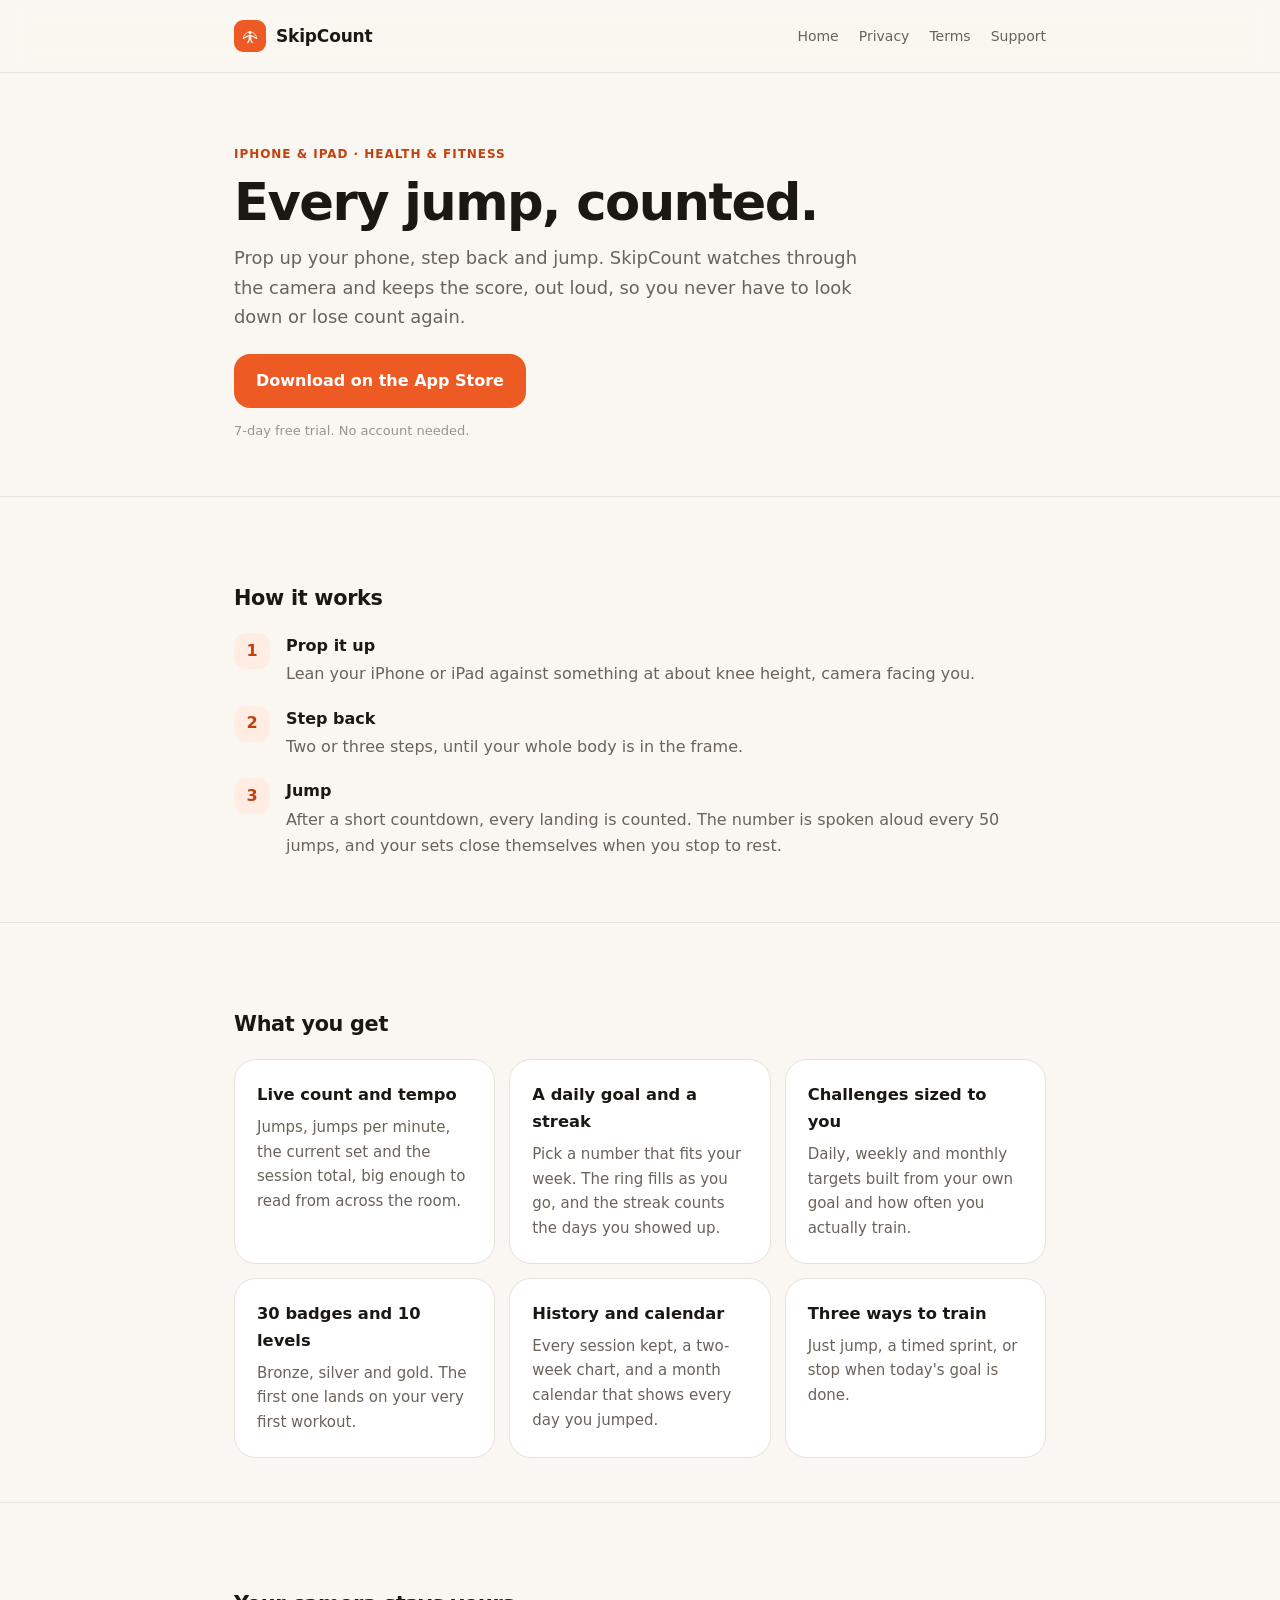
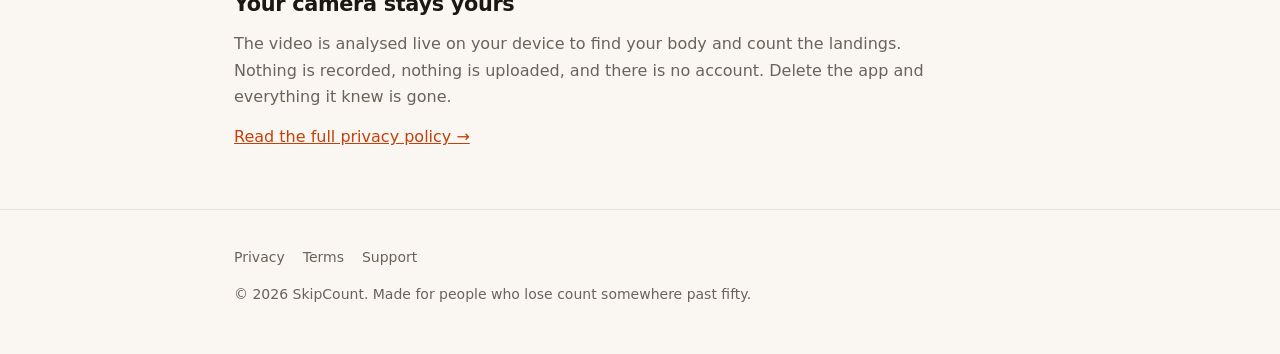
<file: index.html>
<!doctype html><html lang="en"><head><meta charset="utf-8">
<meta name="viewport" content="width=device-width, initial-scale=1">
<link rel="stylesheet" href="style.css"><title>SkipCount — Jump Rope Counter for iPhone and iPad</title>
<meta name="description" content="SkipCount counts your jump rope skips through the camera. No sensor, no wearable, no account. Daily goals, streaks, challenges and 30 badges.">
</head><body>
<header class="site"><div class="wrap bar">
  <a class="brand" href="index.html"><span class="mark"><svg viewBox="0 0 1024 1024" aria-hidden="true"><path d="M 172 640 A 340 340 0 1 1 852 640" fill="none" stroke="#fff" stroke-width="40" stroke-linecap="round"/><circle cx="512" cy="338" r="76" fill="#fff"/><rect x="446" y="436" width="132" height="220" rx="66" fill="#fff"/><path d="M472 486 Q322 546 172 640 M552 486 Q702 546 852 640" fill="none" stroke="#fff" stroke-width="58" stroke-linecap="round"/><path d="M478 636 Q476 760 400 846 M546 636 Q548 760 624 846" fill="none" stroke="#fff" stroke-width="64" stroke-linecap="round"/></svg></span><strong>SkipCount</strong></a>
  <nav class="site"><a href="index.html">Home</a><a href="privacy.html">Privacy</a><a href="terms.html">Terms</a><a href="support.html">Support</a></nav>
</div></header>

<section class="hero"><div class="wrap">
  <p class="eyebrow">iPhone &amp; iPad · Health &amp; Fitness</p>
  <h1>Every jump, counted.</h1>
  <p class="lede">Prop up your phone, step back and jump. SkipCount watches through the camera and keeps the score, out loud, so you never have to look down or lose count again.</p>
  <a class="cta" href="#">Download on the App Store</a>
  <p style="font-size:13px;color:var(--ink-3);margin-top:12px">7-day free trial. No account needed.</p>
</div></section>

<section><div class="wrap">
  <h2>How it works</h2>
  <ol class="steps">
    <li><strong>Prop it up</strong>Lean your iPhone or iPad against something at about knee height, camera facing you.</li>
    <li><strong>Step back</strong>Two or three steps, until your whole body is in the frame.</li>
    <li><strong>Jump</strong>After a short countdown, every landing is counted. The number is spoken aloud every 50 jumps, and your sets close themselves when you stop to rest.</li>
  </ol>
</div></section>

<section><div class="wrap">
  <h2>What you get</h2>
  <div class="grid">
    <div class="card"><h3>Live count and tempo</h3><p>Jumps, jumps per minute, the current set and the session total, big enough to read from across the room.</p></div>
    <div class="card"><h3>A daily goal and a streak</h3><p>Pick a number that fits your week. The ring fills as you go, and the streak counts the days you showed up.</p></div>
    <div class="card"><h3>Challenges sized to you</h3><p>Daily, weekly and monthly targets built from your own goal and how often you actually train.</p></div>
    <div class="card"><h3>30 badges and 10 levels</h3><p>Bronze, silver and gold. The first one lands on your very first workout.</p></div>
    <div class="card"><h3>History and calendar</h3><p>Every session kept, a two-week chart, and a month calendar that shows every day you jumped.</p></div>
    <div class="card"><h3>Three ways to train</h3><p>Just jump, a timed sprint, or stop when today's goal is done.</p></div>
  </div>
</div></section>

<section><div class="wrap">
  <h2>Your camera stays yours</h2>
  <p>The video is analysed live on your device to find your body and count the landings. Nothing is recorded, nothing is uploaded, and there is no account. Delete the app and everything it knew is gone.</p>
  <p><a href="privacy.html">Read the full privacy policy →</a></p>
</div></section>

<footer class="site"><div class="wrap">
  <p style="margin-bottom:14px"><a href="privacy.html">Privacy</a><a href="terms.html">Terms</a><a href="support.html">Support</a></p>
  <p style="margin:0">© 2026 SkipCount. Made for people who lose count somewhere past fifty.</p>
</div></footer>
</body></html>
</file>
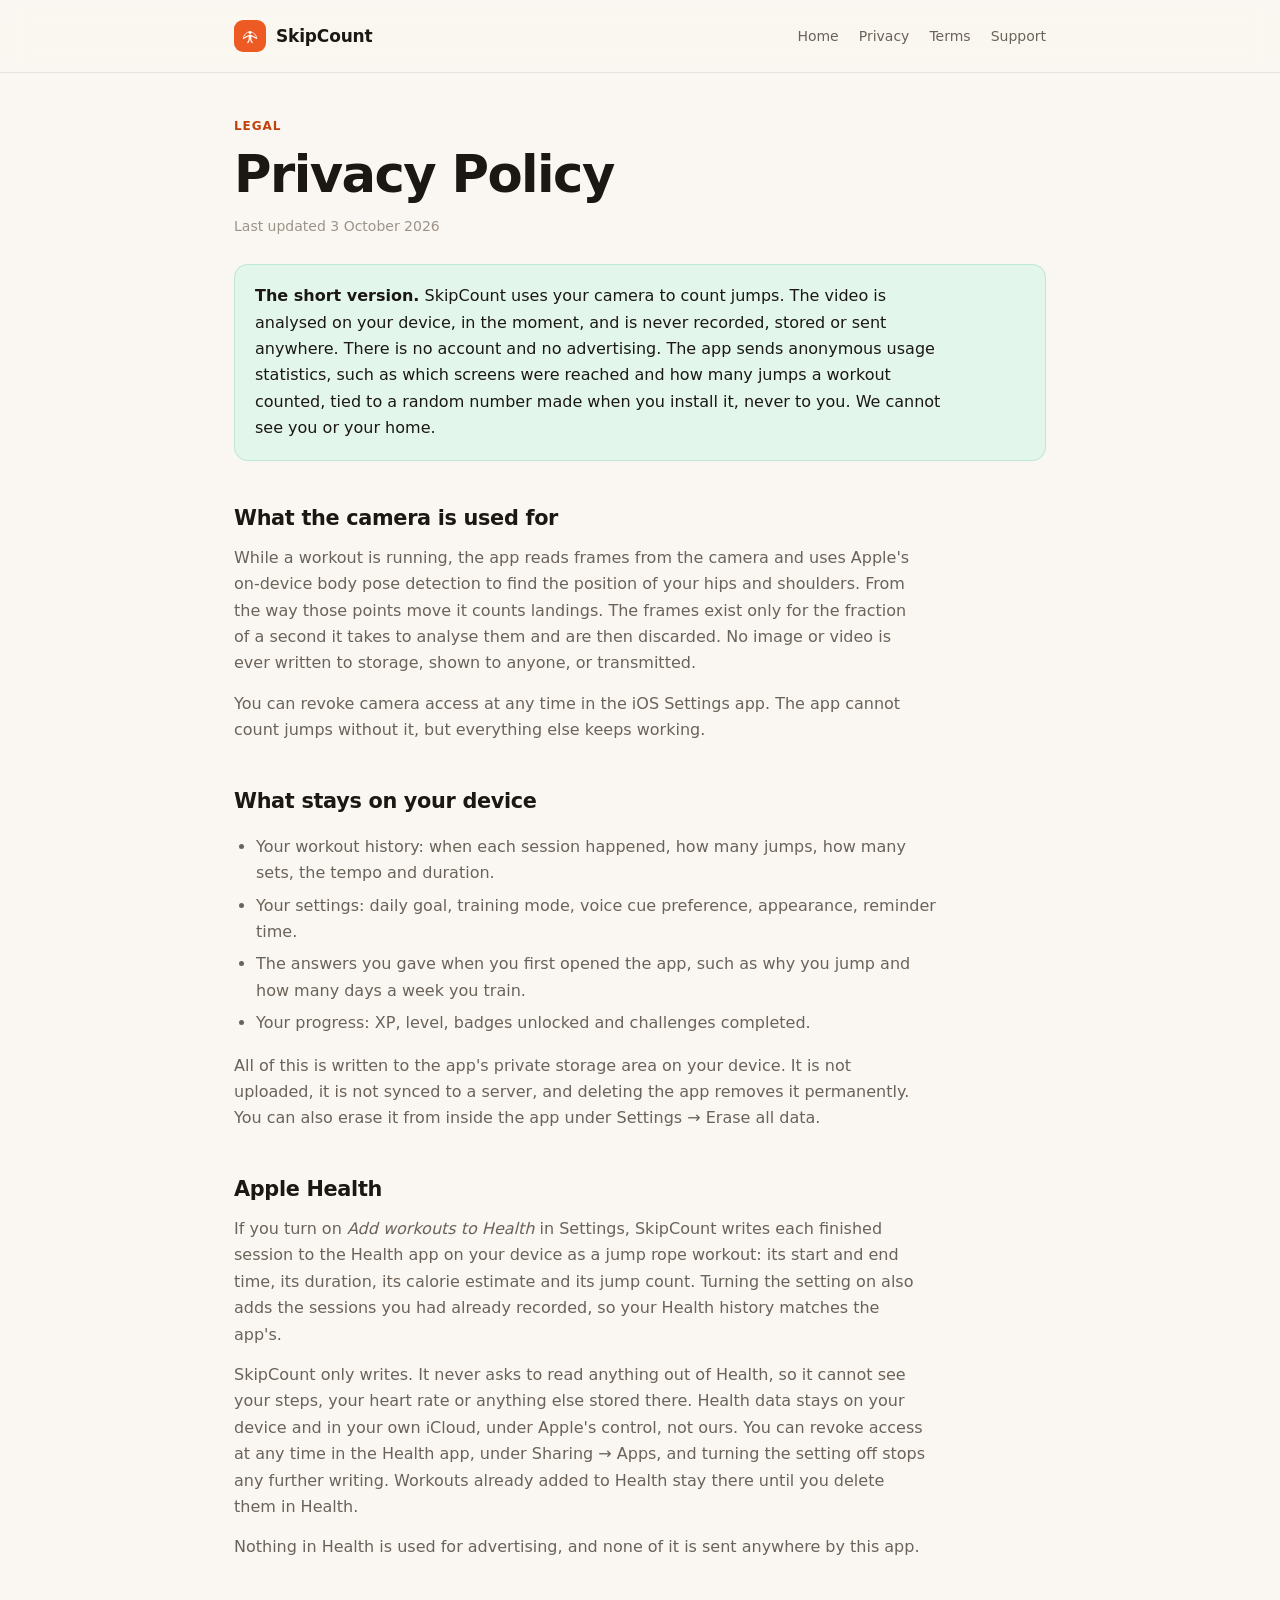
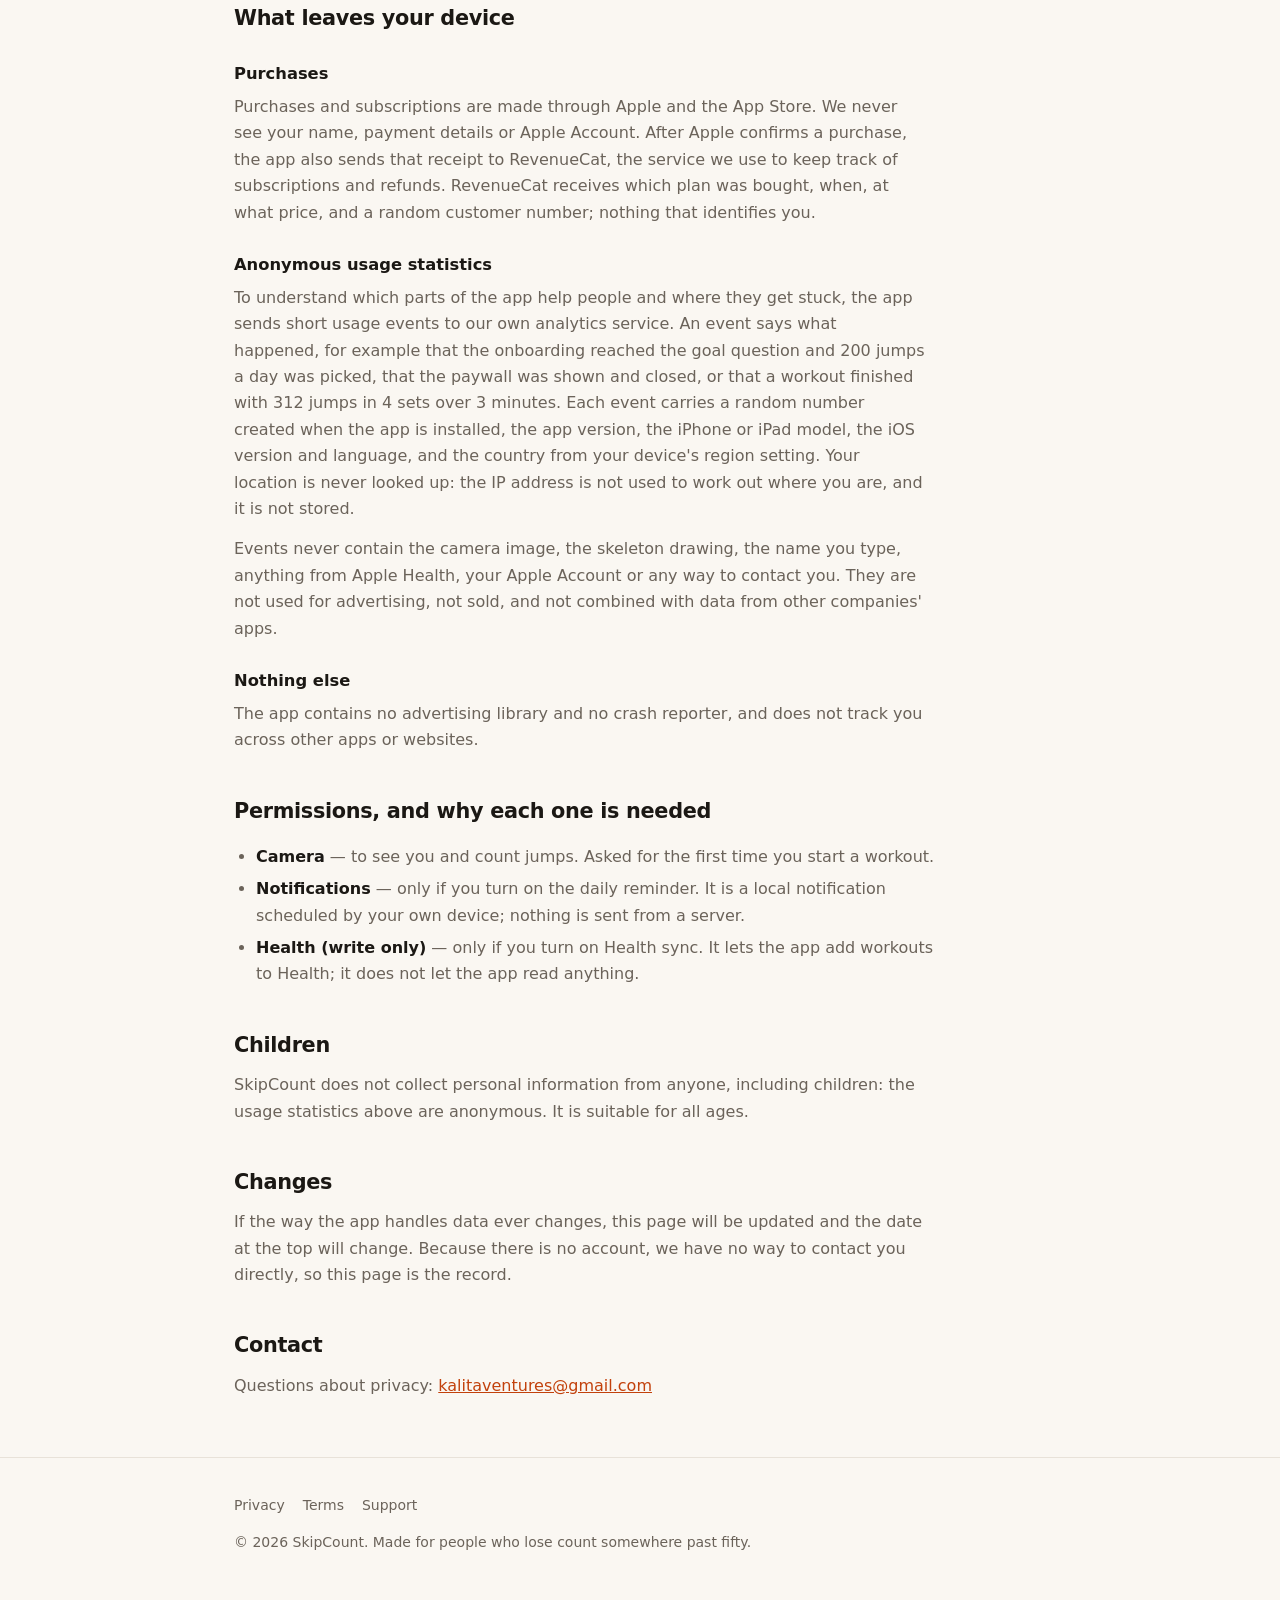
<file: privacy.html>
<!doctype html><html lang="en"><head><meta charset="utf-8">
<meta name="viewport" content="width=device-width, initial-scale=1">
<link rel="stylesheet" href="style.css"><title>Privacy Policy — SkipCount</title>
<meta name="description" content="How SkipCount handles your data. Short version: the camera is analysed on your device and never leaves it; anonymous usage statistics do.">
</head><body>
<header class="site"><div class="wrap bar">
  <a class="brand" href="index.html"><span class="mark"><svg viewBox="0 0 1024 1024" aria-hidden="true"><path d="M 172 640 A 340 340 0 1 1 852 640" fill="none" stroke="#fff" stroke-width="40" stroke-linecap="round"/><circle cx="512" cy="338" r="76" fill="#fff"/><rect x="446" y="436" width="132" height="220" rx="66" fill="#fff"/><path d="M472 486 Q322 546 172 640 M552 486 Q702 546 852 640" fill="none" stroke="#fff" stroke-width="58" stroke-linecap="round"/><path d="M478 636 Q476 760 400 846 M546 636 Q548 760 624 846" fill="none" stroke="#fff" stroke-width="64" stroke-linecap="round"/></svg></span><strong>SkipCount</strong></a>
  <nav class="site"><a href="index.html">Home</a><a href="privacy.html">Privacy</a><a href="terms.html">Terms</a><a href="support.html">Support</a></nav>
</div></header>

<section class="policy"><div class="wrap">
  <p class="eyebrow">Legal</p>
  <h1>Privacy Policy</h1>
  <p class="updated">Last updated 3 October 2026</p>

  <div class="callout">
    <p><strong>The short version.</strong> SkipCount uses your camera to count jumps. The video is analysed on your device, in the moment, and is never recorded, stored or sent anywhere. There is no account and no advertising. The app sends anonymous usage statistics, such as which screens were reached and how many jumps a workout counted, tied to a random number made when you install it, never to you. We cannot see you or your home.</p>
  </div>

  <h2>What the camera is used for</h2>
  <p>While a workout is running, the app reads frames from the camera and uses Apple's on-device body pose detection to find the position of your hips and shoulders. From the way those points move it counts landings. The frames exist only for the fraction of a second it takes to analyse them and are then discarded. No image or video is ever written to storage, shown to anyone, or transmitted.</p>
  <p>You can revoke camera access at any time in the iOS Settings app. The app cannot count jumps without it, but everything else keeps working.</p>

  <h2>What stays on your device</h2>
  <ul>
    <li>Your workout history: when each session happened, how many jumps, how many sets, the tempo and duration.</li>
    <li>Your settings: daily goal, training mode, voice cue preference, appearance, reminder time.</li>
    <li>The answers you gave when you first opened the app, such as why you jump and how many days a week you train.</li>
    <li>Your progress: XP, level, badges unlocked and challenges completed.</li>
  </ul>
  <p>All of this is written to the app's private storage area on your device. It is not uploaded, it is not synced to a server, and deleting the app removes it permanently. You can also erase it from inside the app under Settings → Erase all data.</p>

  <h2>Apple Health</h2>
  <p>If you turn on <em>Add workouts to Health</em> in Settings, SkipCount writes each finished session to the Health app on your device as a jump rope workout: its start and end time, its duration, its calorie estimate and its jump count. Turning the setting on also adds the sessions you had already recorded, so your Health history matches the app's.</p>
  <p>SkipCount only writes. It never asks to read anything out of Health, so it cannot see your steps, your heart rate or anything else stored there. Health data stays on your device and in your own iCloud, under Apple's control, not ours. You can revoke access at any time in the Health app, under Sharing → Apps, and turning the setting off stops any further writing. Workouts already added to Health stay there until you delete them in Health.</p>
  <p>Nothing in Health is used for advertising, and none of it is sent anywhere by this app.</p>

  <h2>What leaves your device</h2>
  <h3>Purchases</h3>
  <p>Purchases and subscriptions are made through Apple and the App Store. We never see your name, payment details or Apple Account. After Apple confirms a purchase, the app also sends that receipt to RevenueCat, the service we use to keep track of subscriptions and refunds. RevenueCat receives which plan was bought, when, at what price, and a random customer number; nothing that identifies you.</p>
  <h3>Anonymous usage statistics</h3>
  <p>To understand which parts of the app help people and where they get stuck, the app sends short usage events to our own analytics service. An event says what happened, for example that the onboarding reached the goal question and 200 jumps a day was picked, that the paywall was shown and closed, or that a workout finished with 312 jumps in 4 sets over 3 minutes. Each event carries a random number created when the app is installed, the app version, the iPhone or iPad model, the iOS version and language, and the country from your device's region setting. Your location is never looked up: the IP address is not used to work out where you are, and it is not stored.</p>
  <p>Events never contain the camera image, the skeleton drawing, the name you type, anything from Apple Health, your Apple Account or any way to contact you. They are not used for advertising, not sold, and not combined with data from other companies' apps.</p>
  <h3>Nothing else</h3>
  <p>The app contains no advertising library and no crash reporter, and does not track you across other apps or websites.</p>

  <h2>Permissions, and why each one is needed</h2>
  <ul>
    <li><strong>Camera</strong> — to see you and count jumps. Asked for the first time you start a workout.</li>
    <li><strong>Notifications</strong> — only if you turn on the daily reminder. It is a local notification scheduled by your own device; nothing is sent from a server.</li>
    <li><strong>Health (write only)</strong> — only if you turn on Health sync. It lets the app add workouts to Health; it does not let the app read anything.</li>
  </ul>

  <h2>Children</h2>
  <p>SkipCount does not collect personal information from anyone, including children: the usage statistics above are anonymous. It is suitable for all ages.</p>

  <h2>Changes</h2>
  <p>If the way the app handles data ever changes, this page will be updated and the date at the top will change. Because there is no account, we have no way to contact you directly, so this page is the record.</p>

  <h2>Contact</h2>
  <p>Questions about privacy: <a href="mailto:kalitaventures@gmail.com">kalitaventures@gmail.com</a></p>
</div></section>

<footer class="site"><div class="wrap">
  <p style="margin-bottom:14px"><a href="privacy.html">Privacy</a><a href="terms.html">Terms</a><a href="support.html">Support</a></p>
  <p style="margin:0">© 2026 SkipCount. Made for people who lose count somewhere past fifty.</p>
</div></footer>
</body></html>
</file>
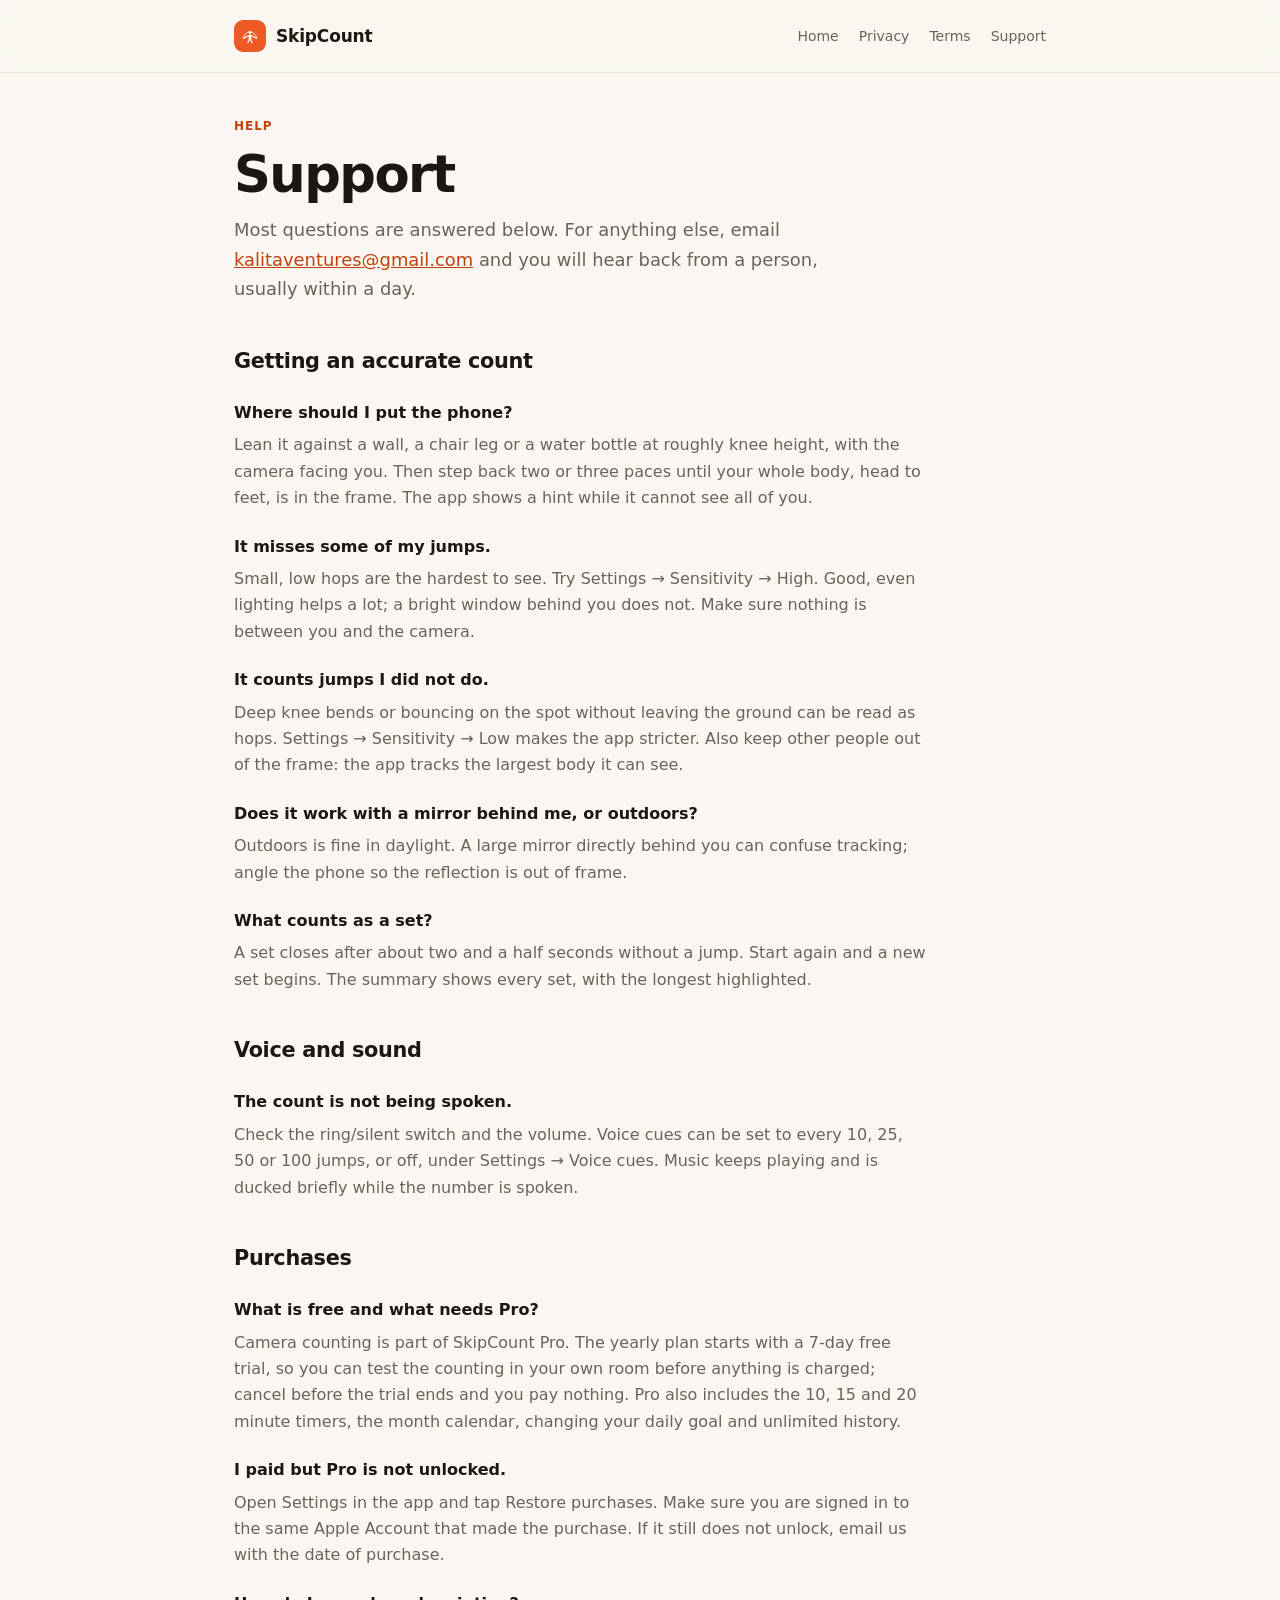
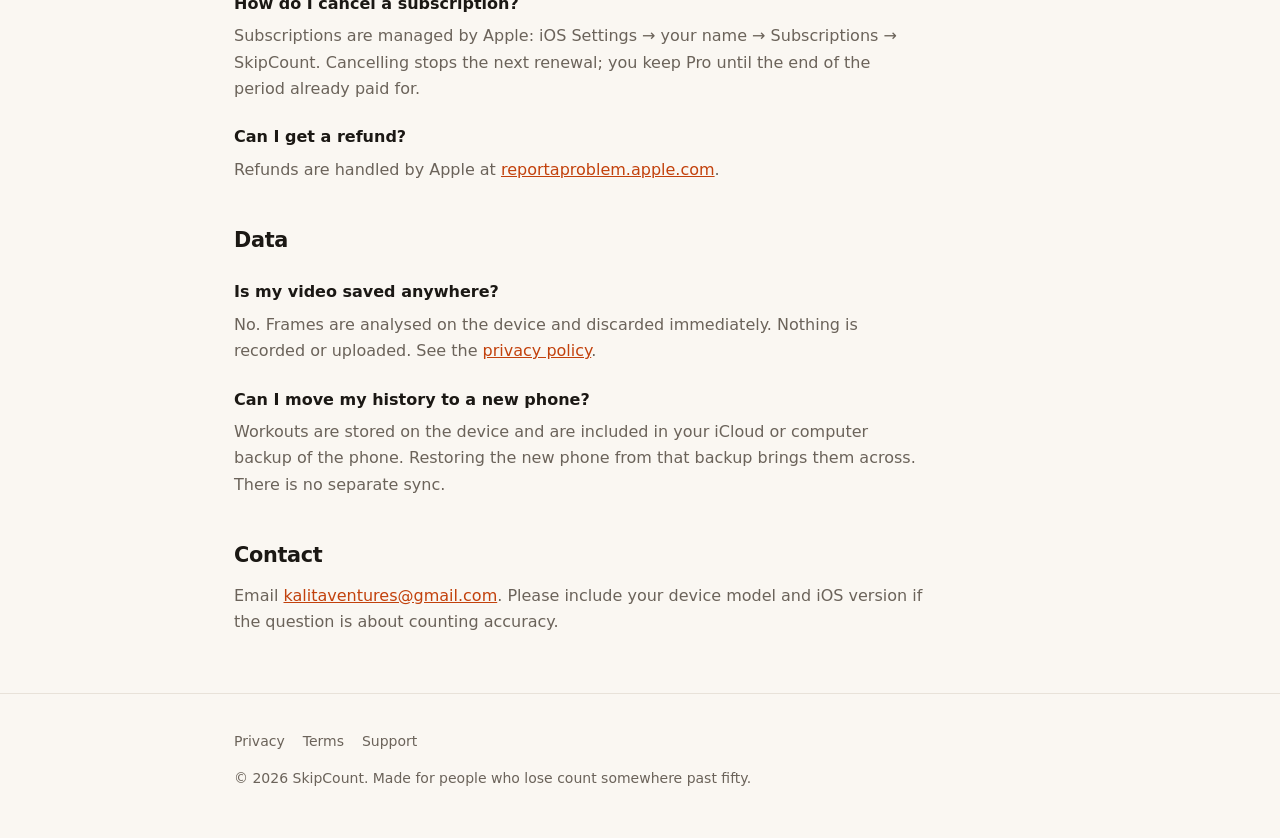
<file: support.html>
<!doctype html><html lang="en"><head><meta charset="utf-8">
<meta name="viewport" content="width=device-width, initial-scale=1">
<link rel="stylesheet" href="style.css"><title>Support — SkipCount</title>
<meta name="description" content="Help with SkipCount: getting an accurate count, camera placement, purchases and restoring Pro.">
</head><body>
<header class="site"><div class="wrap bar">
  <a class="brand" href="index.html"><span class="mark"><svg viewBox="0 0 1024 1024" aria-hidden="true"><path d="M 172 640 A 340 340 0 1 1 852 640" fill="none" stroke="#fff" stroke-width="40" stroke-linecap="round"/><circle cx="512" cy="338" r="76" fill="#fff"/><rect x="446" y="436" width="132" height="220" rx="66" fill="#fff"/><path d="M472 486 Q322 546 172 640 M552 486 Q702 546 852 640" fill="none" stroke="#fff" stroke-width="58" stroke-linecap="round"/><path d="M478 636 Q476 760 400 846 M546 636 Q548 760 624 846" fill="none" stroke="#fff" stroke-width="64" stroke-linecap="round"/></svg></span><strong>SkipCount</strong></a>
  <nav class="site"><a href="index.html">Home</a><a href="privacy.html">Privacy</a><a href="terms.html">Terms</a><a href="support.html">Support</a></nav>
</div></header>

<section class="policy"><div class="wrap">
  <p class="eyebrow">Help</p>
  <h1>Support</h1>
  <p class="lede">Most questions are answered below. For anything else, email <a href="mailto:kalitaventures@gmail.com">kalitaventures@gmail.com</a> and you will hear back from a person, usually within a day.</p>

  <h2>Getting an accurate count</h2>
  <dl class="faq">
    <dt>Where should I put the phone?</dt>
    <dd>Lean it against a wall, a chair leg or a water bottle at roughly knee height, with the camera facing you. Then step back two or three paces until your whole body, head to feet, is in the frame. The app shows a hint while it cannot see all of you.</dd>

    <dt>It misses some of my jumps.</dt>
    <dd>Small, low hops are the hardest to see. Try Settings → Sensitivity → High. Good, even lighting helps a lot; a bright window behind you does not. Make sure nothing is between you and the camera.</dd>

    <dt>It counts jumps I did not do.</dt>
    <dd>Deep knee bends or bouncing on the spot without leaving the ground can be read as hops. Settings → Sensitivity → Low makes the app stricter. Also keep other people out of the frame: the app tracks the largest body it can see.</dd>

    <dt>Does it work with a mirror behind me, or outdoors?</dt>
    <dd>Outdoors is fine in daylight. A large mirror directly behind you can confuse tracking; angle the phone so the reflection is out of frame.</dd>

    <dt>What counts as a set?</dt>
    <dd>A set closes after about two and a half seconds without a jump. Start again and a new set begins. The summary shows every set, with the longest highlighted.</dd>
  </dl>

  <h2>Voice and sound</h2>
  <dl class="faq">
    <dt>The count is not being spoken.</dt>
    <dd>Check the ring/silent switch and the volume. Voice cues can be set to every 10, 25, 50 or 100 jumps, or off, under Settings → Voice cues. Music keeps playing and is ducked briefly while the number is spoken.</dd>
  </dl>

  <h2>Purchases</h2>
  <dl class="faq">
    <dt>What is free and what needs Pro?</dt>
    <dd>Camera counting is part of SkipCount Pro. The yearly plan starts with a 7-day free trial, so you can test the counting in your own room before anything is charged; cancel before the trial ends and you pay nothing. Pro also includes the 10, 15 and 20 minute timers, the month calendar, changing your daily goal and unlimited history.</dd>

    <dt>I paid but Pro is not unlocked.</dt>
    <dd>Open Settings in the app and tap Restore purchases. Make sure you are signed in to the same Apple Account that made the purchase. If it still does not unlock, email us with the date of purchase.</dd>

    <dt>How do I cancel a subscription?</dt>
    <dd>Subscriptions are managed by Apple: iOS Settings → your name → Subscriptions → SkipCount. Cancelling stops the next renewal; you keep Pro until the end of the period already paid for.</dd>

    <dt>Can I get a refund?</dt>
    <dd>Refunds are handled by Apple at <a href="https://reportaproblem.apple.com">reportaproblem.apple.com</a>.</dd>
  </dl>

  <h2>Data</h2>
  <dl class="faq">
    <dt>Is my video saved anywhere?</dt>
    <dd>No. Frames are analysed on the device and discarded immediately. Nothing is recorded or uploaded. See the <a href="privacy.html">privacy policy</a>.</dd>

    <dt>Can I move my history to a new phone?</dt>
    <dd>Workouts are stored on the device and are included in your iCloud or computer backup of the phone. Restoring the new phone from that backup brings them across. There is no separate sync.</dd>
  </dl>

  <h2>Contact</h2>
  <p>Email <a href="mailto:kalitaventures@gmail.com">kalitaventures@gmail.com</a>. Please include your device model and iOS version if the question is about counting accuracy.</p>
</div></section>

<footer class="site"><div class="wrap">
  <p style="margin-bottom:14px"><a href="privacy.html">Privacy</a><a href="terms.html">Terms</a><a href="support.html">Support</a></p>
  <p style="margin:0">© 2026 SkipCount. Made for people who lose count somewhere past fifty.</p>
</div></footer>
</body></html>
</file>
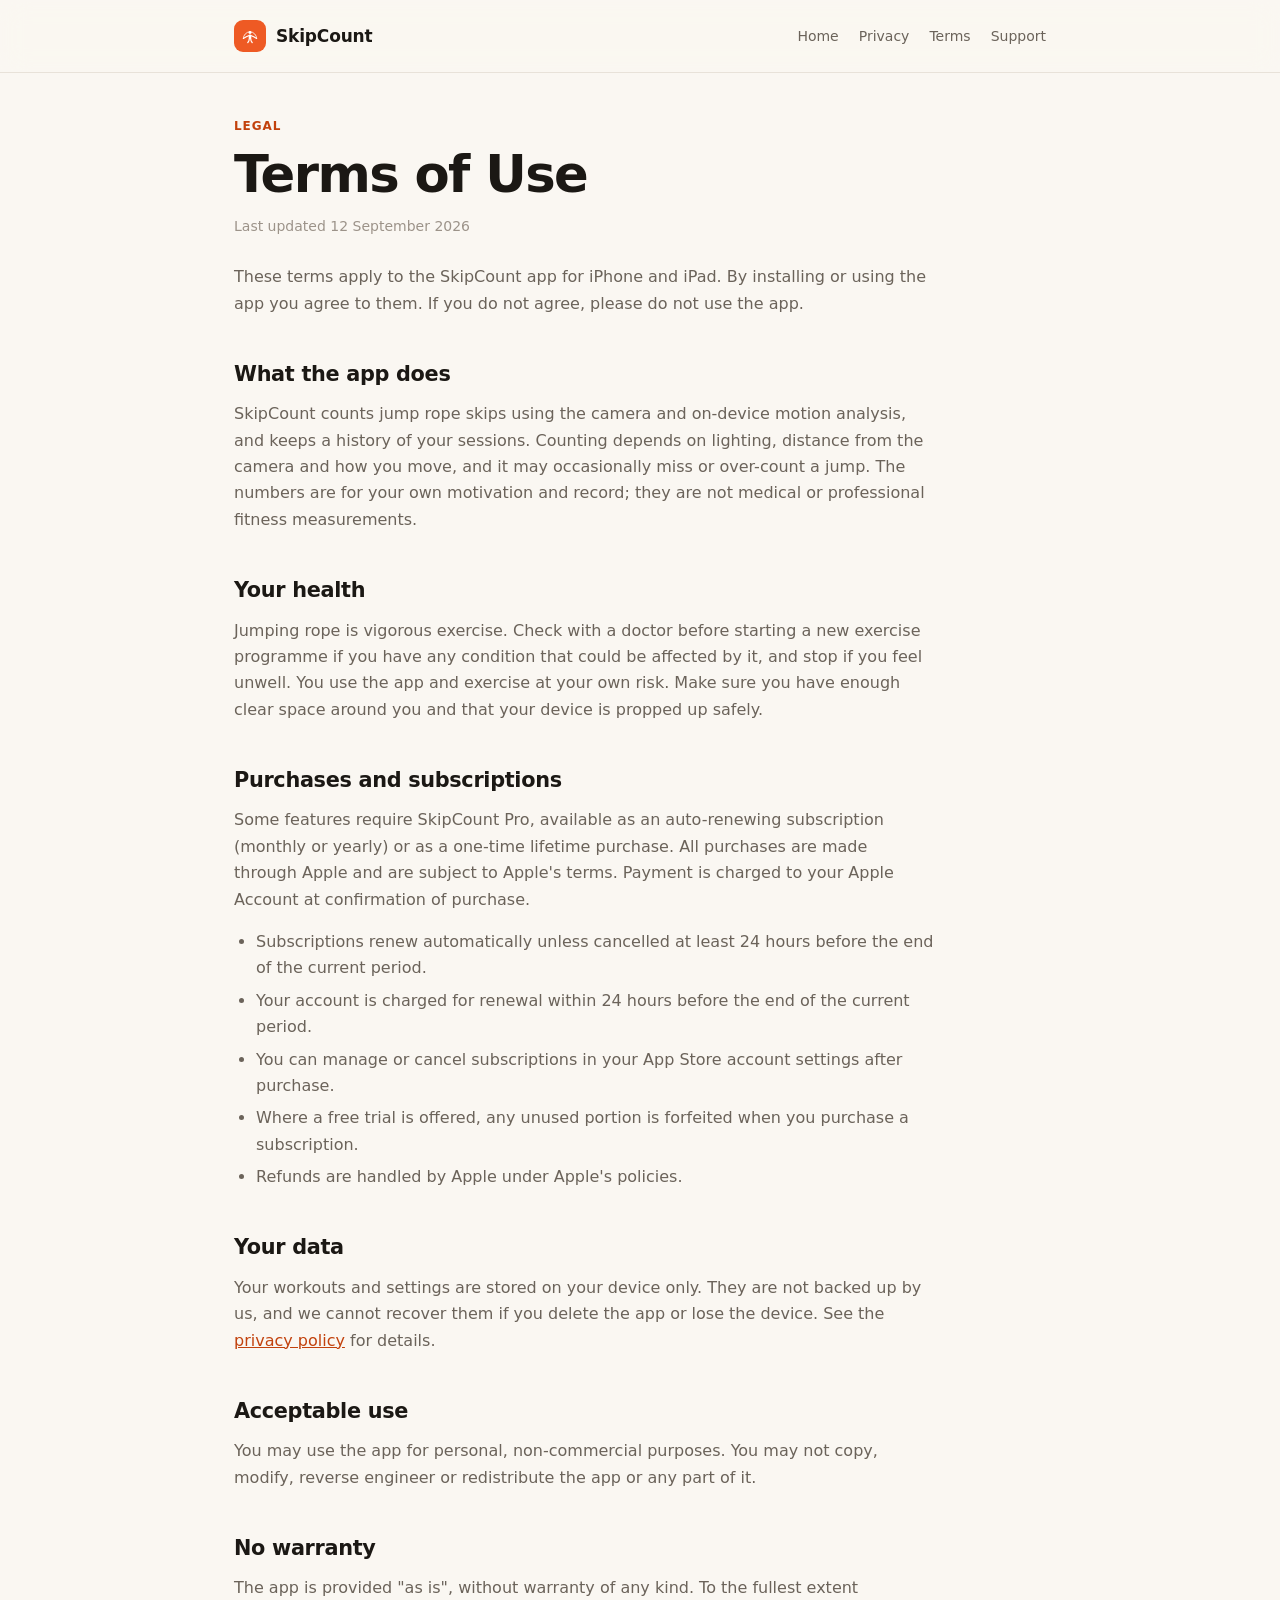
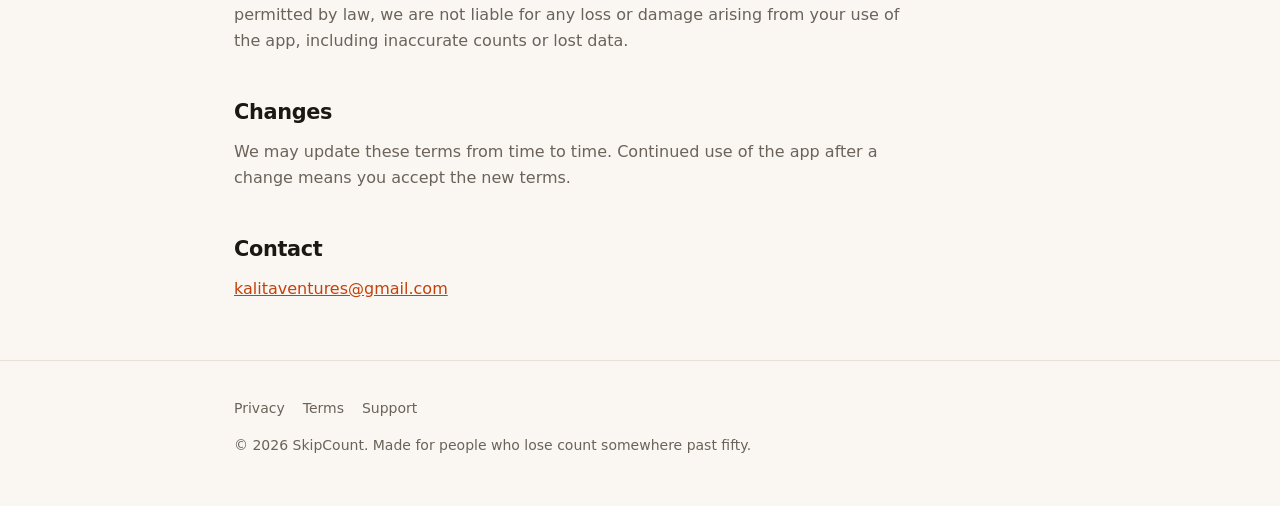
<file: terms.html>
<!doctype html><html lang="en"><head><meta charset="utf-8">
<meta name="viewport" content="width=device-width, initial-scale=1">
<link rel="stylesheet" href="style.css"><title>Terms of Use — SkipCount</title>
<meta name="description" content="The terms for using SkipCount on iPhone and iPad.">
</head><body>
<header class="site"><div class="wrap bar">
  <a class="brand" href="index.html"><span class="mark"><svg viewBox="0 0 1024 1024" aria-hidden="true"><path d="M 172 640 A 340 340 0 1 1 852 640" fill="none" stroke="#fff" stroke-width="40" stroke-linecap="round"/><circle cx="512" cy="338" r="76" fill="#fff"/><rect x="446" y="436" width="132" height="220" rx="66" fill="#fff"/><path d="M472 486 Q322 546 172 640 M552 486 Q702 546 852 640" fill="none" stroke="#fff" stroke-width="58" stroke-linecap="round"/><path d="M478 636 Q476 760 400 846 M546 636 Q548 760 624 846" fill="none" stroke="#fff" stroke-width="64" stroke-linecap="round"/></svg></span><strong>SkipCount</strong></a>
  <nav class="site"><a href="index.html">Home</a><a href="privacy.html">Privacy</a><a href="terms.html">Terms</a><a href="support.html">Support</a></nav>
</div></header>

<section class="policy"><div class="wrap">
  <p class="eyebrow">Legal</p>
  <h1>Terms of Use</h1>
  <p class="updated">Last updated 12 September 2026</p>

  <p>These terms apply to the SkipCount app for iPhone and iPad. By installing or using the app you agree to them. If you do not agree, please do not use the app.</p>

  <h2>What the app does</h2>
  <p>SkipCount counts jump rope skips using the camera and on-device motion analysis, and keeps a history of your sessions. Counting depends on lighting, distance from the camera and how you move, and it may occasionally miss or over-count a jump. The numbers are for your own motivation and record; they are not medical or professional fitness measurements.</p>

  <h2>Your health</h2>
  <p>Jumping rope is vigorous exercise. Check with a doctor before starting a new exercise programme if you have any condition that could be affected by it, and stop if you feel unwell. You use the app and exercise at your own risk. Make sure you have enough clear space around you and that your device is propped up safely.</p>

  <h2>Purchases and subscriptions</h2>
  <p>Some features require SkipCount Pro, available as an auto-renewing subscription (monthly or yearly) or as a one-time lifetime purchase. All purchases are made through Apple and are subject to Apple's terms. Payment is charged to your Apple Account at confirmation of purchase.</p>
  <ul>
    <li>Subscriptions renew automatically unless cancelled at least 24 hours before the end of the current period.</li>
    <li>Your account is charged for renewal within 24 hours before the end of the current period.</li>
    <li>You can manage or cancel subscriptions in your App Store account settings after purchase.</li>
    <li>Where a free trial is offered, any unused portion is forfeited when you purchase a subscription.</li>
    <li>Refunds are handled by Apple under Apple's policies.</li>
  </ul>

  <h2>Your data</h2>
  <p>Your workouts and settings are stored on your device only. They are not backed up by us, and we cannot recover them if you delete the app or lose the device. See the <a href="privacy.html">privacy policy</a> for details.</p>

  <h2>Acceptable use</h2>
  <p>You may use the app for personal, non-commercial purposes. You may not copy, modify, reverse engineer or redistribute the app or any part of it.</p>

  <h2>No warranty</h2>
  <p>The app is provided "as is", without warranty of any kind. To the fullest extent permitted by law, we are not liable for any loss or damage arising from your use of the app, including inaccurate counts or lost data.</p>

  <h2>Changes</h2>
  <p>We may update these terms from time to time. Continued use of the app after a change means you accept the new terms.</p>

  <h2>Contact</h2>
  <p><a href="mailto:kalitaventures@gmail.com">kalitaventures@gmail.com</a></p>
</div></section>

<footer class="site"><div class="wrap">
  <p style="margin-bottom:14px"><a href="privacy.html">Privacy</a><a href="terms.html">Terms</a><a href="support.html">Support</a></p>
  <p style="margin:0">© 2026 SkipCount. Made for people who lose count somewhere past fifty.</p>
</div></footer>
</body></html>
</file>
<file: style.css>
/* SkipCount — shared styles.
   Tokens mirror App/Design/Theme.swift so the site and the app read as one
   product: warm off-white ground, one hot orange accent, green only for
   "done". */

:root {
  --accent: #EE5A24;
  --accent-text: #C2410C;
  --accent-soft: #FFECE3;
  --success: #1E9E6A;
  --success-soft: #E3F6EC;
  --canvas: #FAF7F2;
  --surface: #FFFFFF;
  --sunken: #F3EFE8;
  --ink: #1B1814;
  --ink-2: #6B635A;
  --ink-3: #9C9389;
  --hairline: #E8E2D9;
  --radius: 22px;
  --radius-sm: 14px;
  --measure: 68ch;
}

* { box-sizing: border-box; }
html { -webkit-text-size-adjust: 100%; }

body {
  margin: 0;
  background: var(--canvas);
  color: var(--ink);
  font: 16px/1.65 -apple-system, BlinkMacSystemFont, "Segoe UI", Inter, system-ui, sans-serif;
  -webkit-font-smoothing: antialiased;
}

.wrap { max-width: 860px; margin: 0 auto; padding: 0 24px; }

/* ---------- header ---------- */

header.site {
  padding: 20px 0;
  border-bottom: 1px solid var(--hairline);
  background: rgba(250, 247, 242, .88);
  backdrop-filter: saturate(180%) blur(14px);
  position: sticky; top: 0; z-index: 10;
}
.bar { display: flex; align-items: center; justify-content: space-between; gap: 20px; flex-wrap: wrap; }
.brand { display: flex; align-items: center; gap: 10px; text-decoration: none; color: var(--ink); }
.brand .mark {
  width: 32px; height: 32px; border-radius: 9px; background: var(--accent);
  display: grid; place-items: center;
}
.brand .mark svg { width: 20px; height: 20px; }
.brand strong { font-size: 17px; letter-spacing: -.01em; }
nav.site a {
  color: var(--ink-2); text-decoration: none; font-size: 14px; font-weight: 500;
  margin-left: 20px;
}
nav.site a:hover { color: var(--accent-text); }

/* ---------- type ---------- */

h1 {
  font-size: clamp(2.1rem, 5.5vw, 3.2rem);
  line-height: 1.06; letter-spacing: -.03em; margin: 0 0 14px;
  text-wrap: balance;
}
h2 { font-size: 1.3rem; letter-spacing: -.015em; margin: 40px 0 10px; text-wrap: balance; }
h3 { font-size: 1.02rem; margin: 26px 0 6px; }
p, li { color: var(--ink-2); max-width: var(--measure); }
p { margin: 0 0 14px; }
a { color: var(--accent-text); }
strong { color: var(--ink); font-weight: 600; }
.lede { font-size: 1.12rem; color: var(--ink-2); max-width: 56ch; }
.eyebrow {
  font-size: 12px; font-weight: 700; letter-spacing: .08em; text-transform: uppercase;
  color: var(--accent-text); margin: 0 0 10px;
}
.updated { font-size: 14px; color: var(--ink-3); margin-bottom: 26px; }

/* ---------- sections ---------- */

section { padding: 44px 0; }
section.hero { padding: 72px 0 40px; }
section + section { border-top: 1px solid var(--hairline); }

.cta {
  display: inline-block; background: var(--accent); color: #fff; text-decoration: none;
  font-weight: 600; padding: 14px 22px; border-radius: 16px; margin-top: 8px;
}
.cta:hover { filter: brightness(.95); }

.grid { display: grid; grid-template-columns: repeat(auto-fit, minmax(230px, 1fr)); gap: 14px; margin-top: 18px; }
.card {
  background: var(--surface); border: 1px solid var(--hairline); border-radius: var(--radius);
  padding: 22px;
}
.card h3 { margin: 0 0 6px; }
.card p { margin: 0; font-size: 15px; }

.callout {
  background: var(--success-soft); border-radius: var(--radius-sm); padding: 18px 20px;
  margin: 8px 0 22px; border: 1px solid rgba(30, 158, 106, .18);
}
.callout p { margin: 0; color: var(--ink); }
.callout p + p { margin-top: 10px; }

.steps { counter-reset: step; list-style: none; padding: 0; margin: 18px 0 0; }
.steps li {
  counter-increment: step; position: relative; padding-left: 52px; margin-bottom: 18px; max-width: none;
}
.steps li::before {
  content: counter(step); position: absolute; left: 0; top: 0;
  width: 36px; height: 36px; border-radius: 12px; background: var(--accent-soft); color: var(--accent-text);
  display: grid; place-items: center; font-weight: 700;
}
.steps strong { display: block; margin-bottom: 2px; }

dl.faq dt { font-weight: 600; margin-top: 22px; }
dl.faq dd { margin: 6px 0 0; color: var(--ink-2); max-width: var(--measure); }

ul { padding-left: 22px; }
li { margin-bottom: 6px; }

/* ---------- footer ---------- */

footer.site { padding: 36px 0 48px; border-top: 1px solid var(--hairline); font-size: 14px; color: var(--ink-3); }
footer.site a { color: var(--ink-2); text-decoration: none; margin-right: 18px; }
footer.site a:hover { color: var(--accent-text); }

@media (max-width: 560px) {
  nav.site a { margin-left: 14px; }
  section.hero { padding: 48px 0 32px; }
}
</file>
